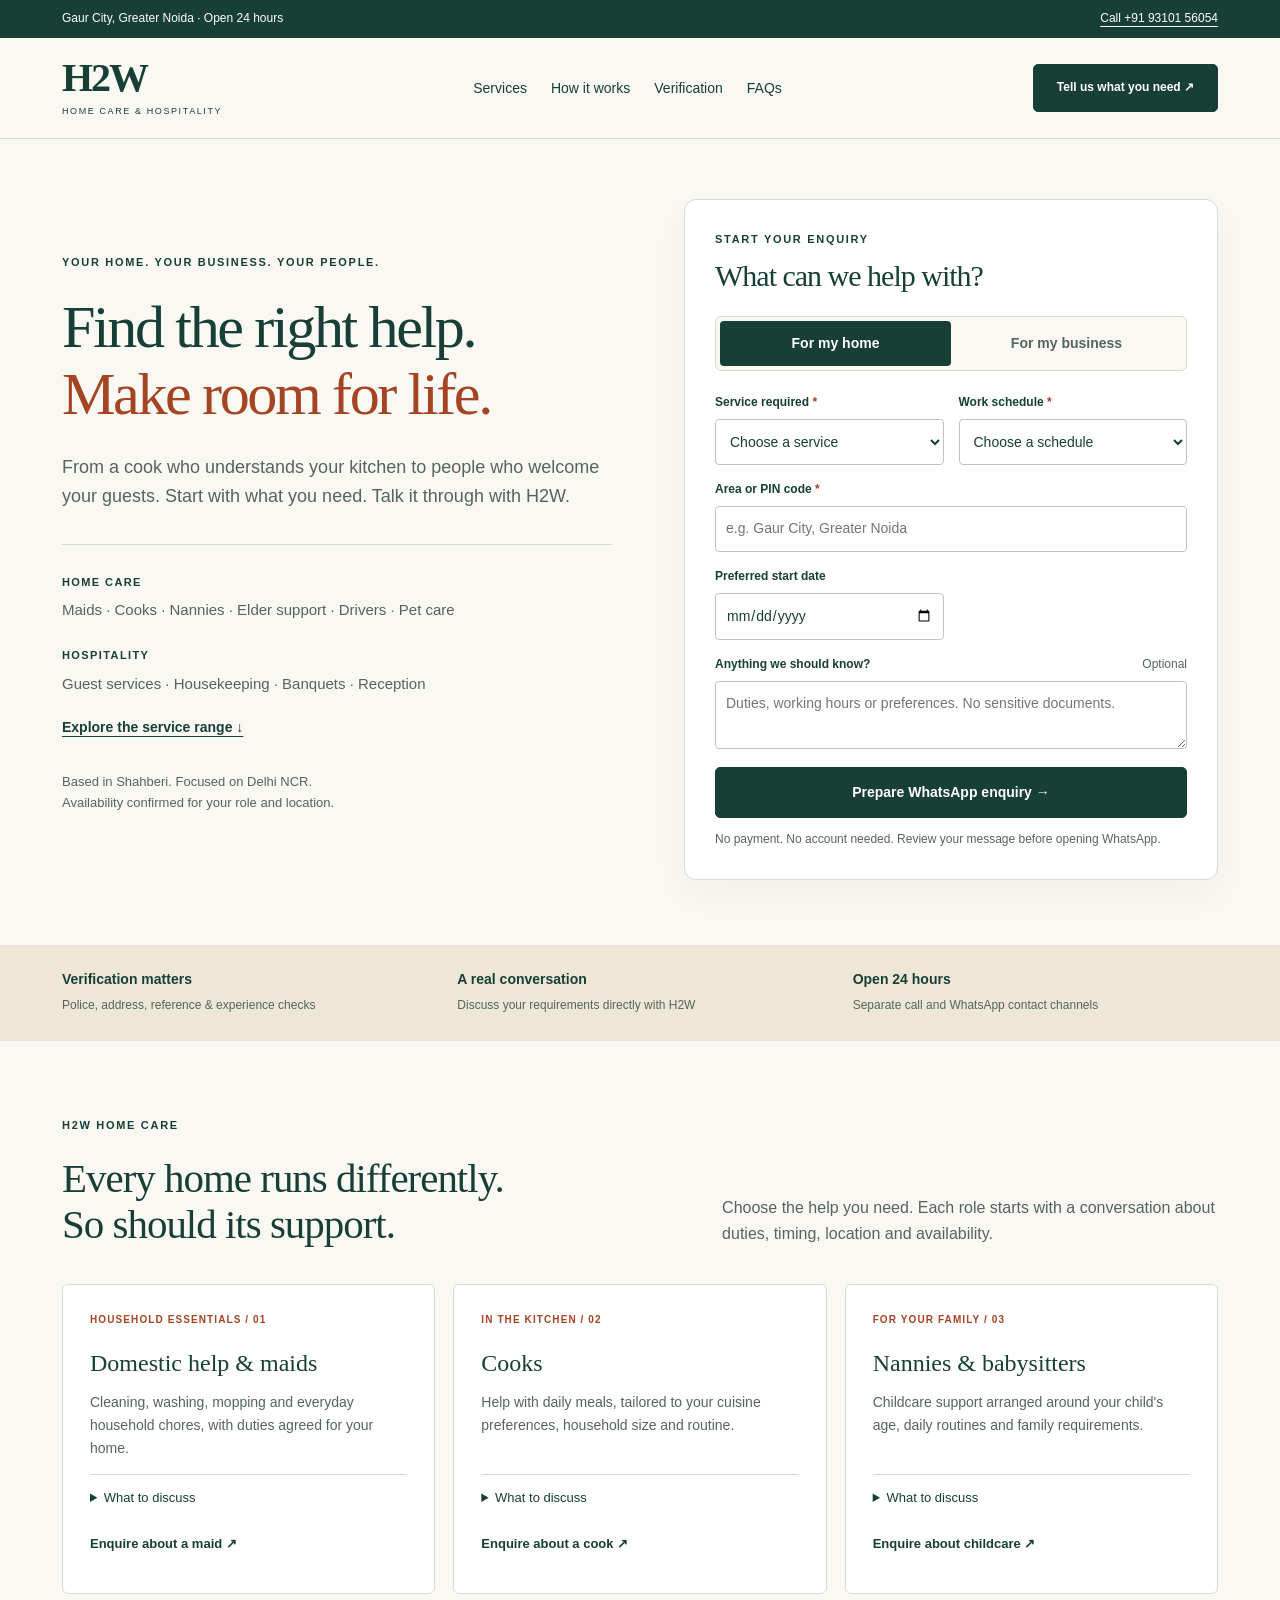
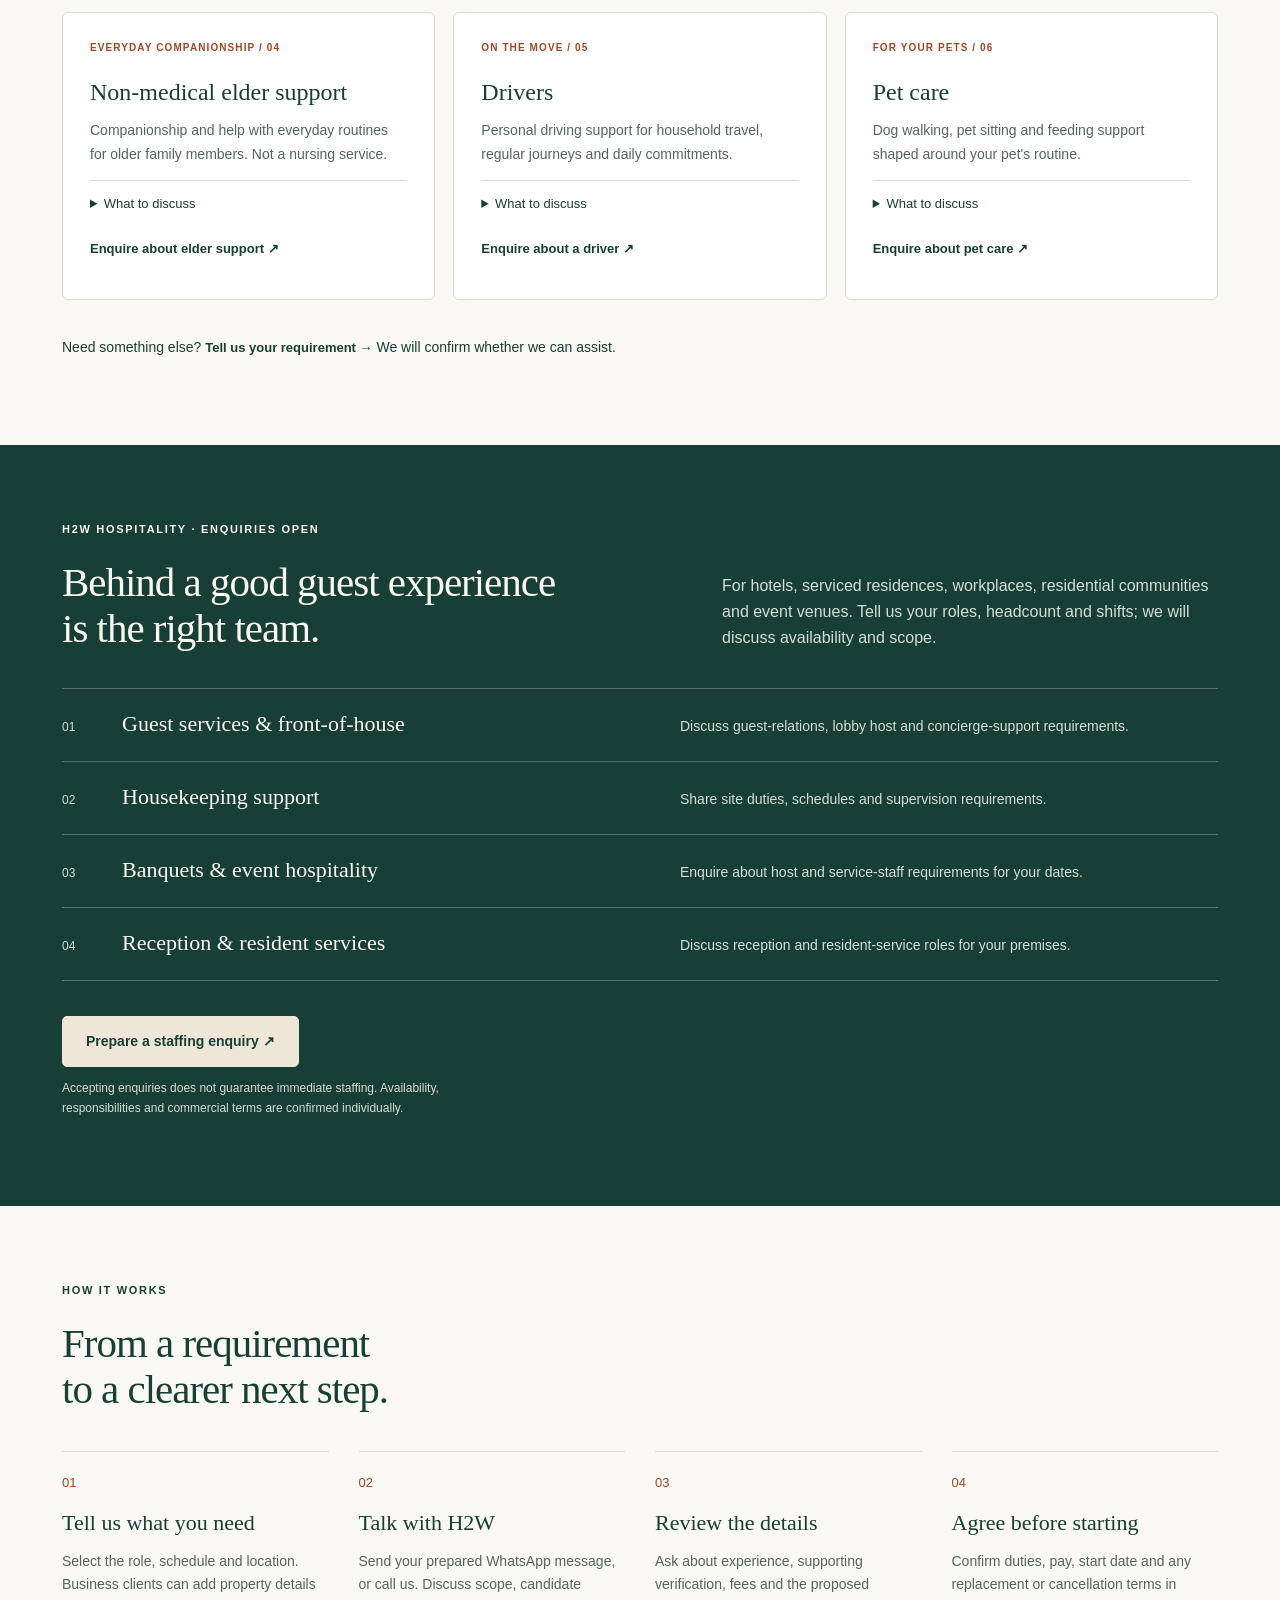
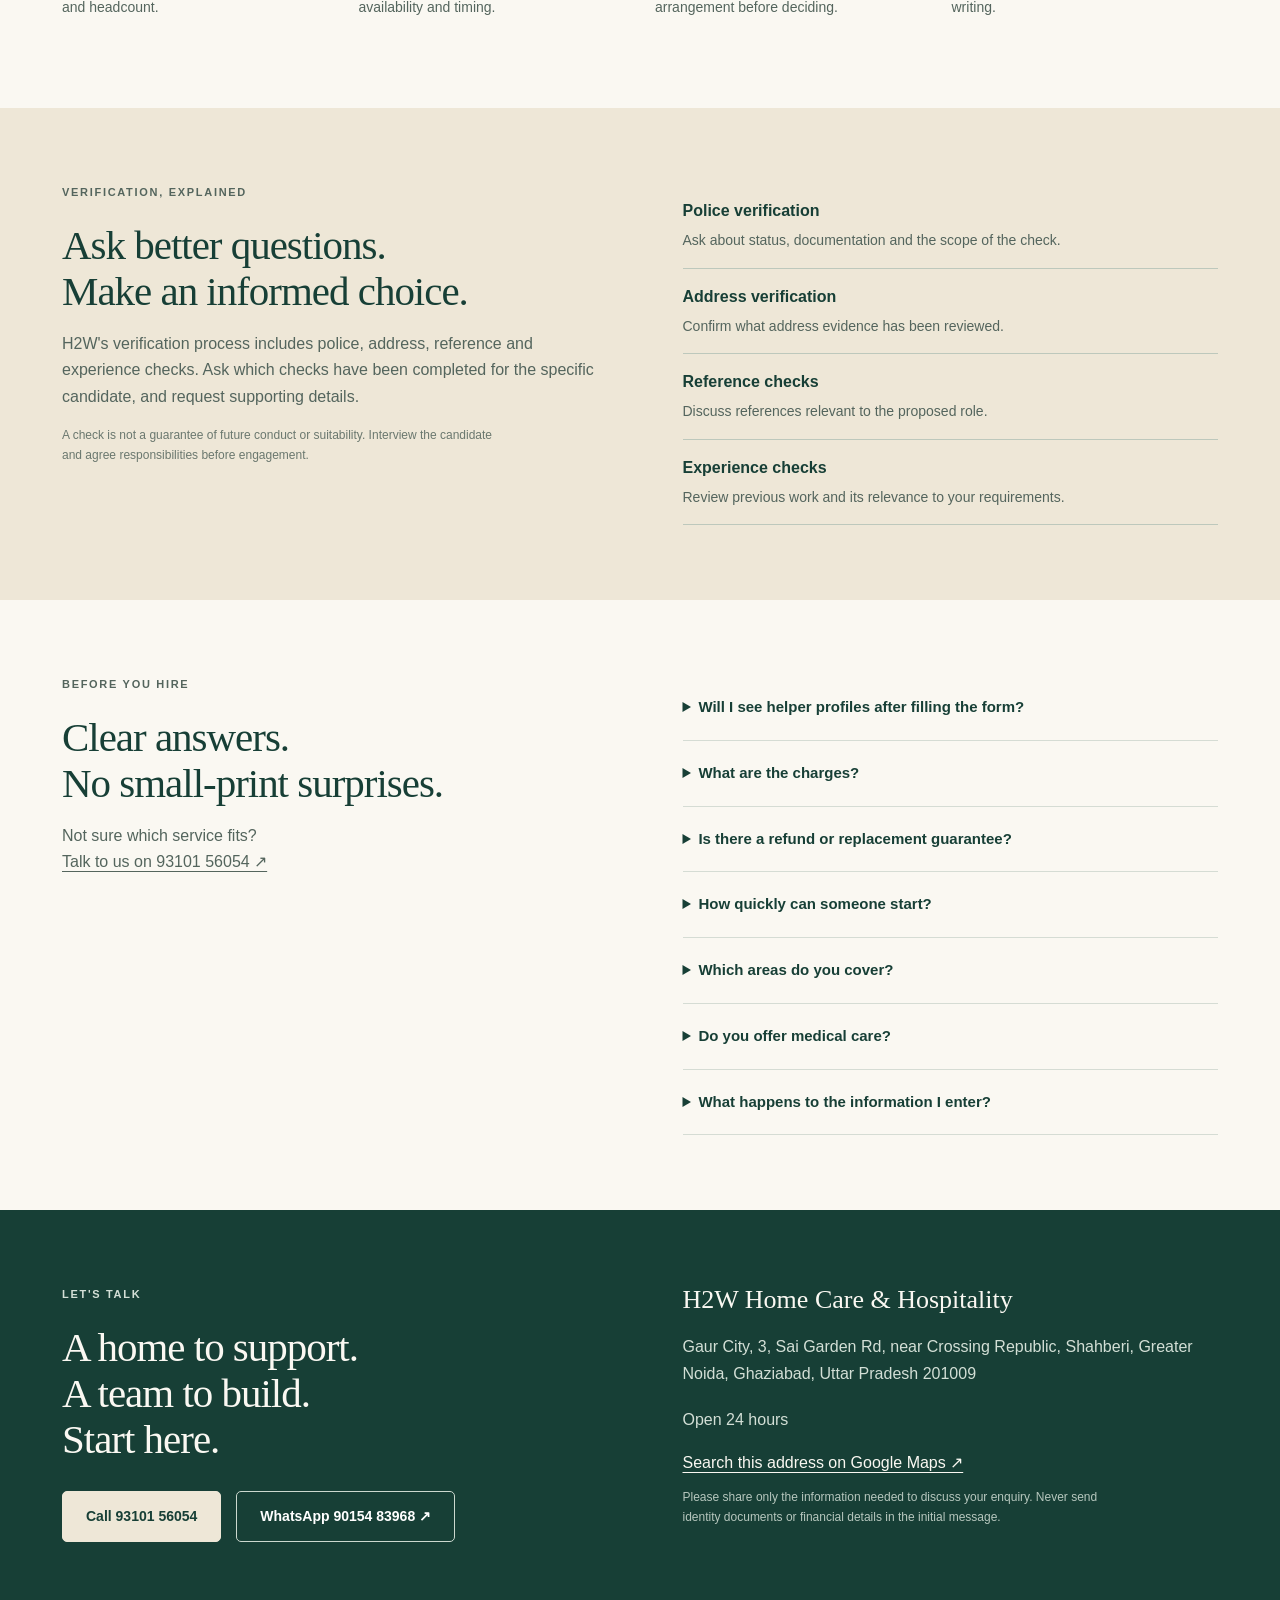
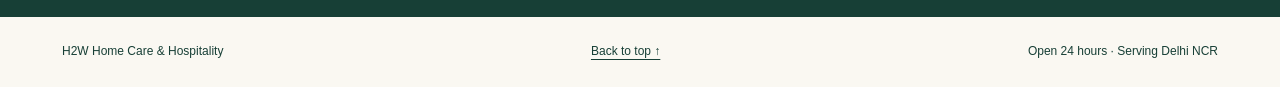
<file: index.html>
<!doctype html>
<html lang="en"><head><meta charset="utf-8"><meta name="viewport" content="width=device-width,initial-scale=1"><title>Maid, Cook & Hospitality Staffing in Delhi NCR | H2W</title>
<meta name="description" content="Find domestic help, cooks, nannies, non-medical elder support and hospitality staff with H2W in Delhi NCR. Based in Greater Noida. Call or WhatsApp to enquire.">
<meta name="google-site-verification" content="LW6KO6RXQ0thDVFkRBj_O25-kMyA1Oprg125x0L6S7g">
<link rel="canonical" href="https://h2w-website.paramservicenow.workers.dev/">
<meta name="robots" content="index, follow, max-image-preview:large">
<meta property="og:type" content="website">
<meta property="og:locale" content="en_IN">
<meta property="og:site_name" content="H2W Home Care & Hospitality">
<meta property="og:title" content="Home Care & Hospitality Staffing in Delhi NCR | H2W">
<meta property="og:description" content="Maids, cooks, nannies, non-medical elder support and hospitality staffing enquiries. Based in Gaur City, Greater Noida. Open 24 hours.">
<meta property="og:url" content="https://h2w-website.paramservicenow.workers.dev/">
<meta name="twitter:card" content="summary">
<meta name="twitter:title" content="H2W Home Care & Hospitality | Delhi NCR">
<meta name="twitter:description" content="Discuss household help and hospitality staffing with H2W. Based in Greater Noida. Open 24 hours.">
<script type="application/ld+json">
{"@context":"https://schema.org","@graph":[{"@type":"LocalBusiness","@id":"https://h2w-website.paramservicenow.workers.dev/#business","name":"H2W Home Care & Hospitality","url":"https://h2w-website.paramservicenow.workers.dev/","telephone":"+91-9310156054","address":{"@type":"PostalAddress","streetAddress":"Gaur City, 3, Sai Garden Rd, near Crossing Republic, Shahberi","addressLocality":"Greater Noida, Ghaziabad","addressRegion":"Uttar Pradesh","postalCode":"201009","addressCountry":"IN"},"areaServed":"Delhi NCR","openingHoursSpecification":[{"@type":"OpeningHoursSpecification","dayOfWeek":["Monday","Tuesday","Wednesday","Thursday","Friday","Saturday","Sunday"],"opens":"00:00","closes":"23:59"}],"contactPoint":{"@type":"ContactPoint","contactType":"WhatsApp enquiries","url":"https://wa.me/919015483968"}},{"@type":"WebSite","@id":"https://h2w-website.paramservicenow.workers.dev/#website","url":"https://h2w-website.paramservicenow.workers.dev/","name":"H2W Home Care & Hospitality","publisher":{"@id":"https://h2w-website.paramservicenow.workers.dev/#business"},"inLanguage":"en-IN"}]}
</script><link rel="stylesheet" href="styles.css"><script src="site.js" defer></script></head>
<body><a class="skip" href="#main">Skip to content</a><div class="utility"><div class="wrap"><span>Gaur City, Greater Noida · Open 24 hours</span><a href="tel:+919310156054">Call +91 93101 56054</a></div></div>
<header><div class="wrap header"><a href="#main" class="brand" aria-label="H2W home">H2W<span>HOME CARE & HOSPITALITY</span></a><nav aria-label="Main navigation"><a href="#services">Services</a><a href="#how">How it works</a><a href="#checks">Verification</a><a href="#faq">FAQs</a></nav><a class="button small" href="#enquiry">Tell us what you need ↗</a></div></header>
<main id="main"><section class="hero wrap"><div class="hero-copy"><p class="eyebrow">YOUR HOME. YOUR BUSINESS. YOUR PEOPLE.</p><h1>Find the right help.<br><em>Make room for life.</em></h1><p class="lead">From a cook who understands your kitchen to people who welcome your guests. Start with what you need. Talk it through with H2W.</p><div class="audience"><span>HOME CARE</span><p>Maids · Cooks · Nannies · Elder support · Drivers · Pet care</p><span>HOSPITALITY</span><p>Guest services · Housekeeping · Banquets · Reception</p></div><a class="text-link" href="#services">Explore the service range ↓</a><p class="local">Based in Shahberi. Focused on Delhi NCR.<br>Availability confirmed for your role and location.</p></div>
<div id="enquiry" class="enquiry"><p class="eyebrow">START YOUR ENQUIRY</p><h2>What can we help with?</h2><div class="switch" role="group" aria-label="Choose enquiry type"><button type="button" data-mode="home" aria-pressed="true">For my home</button><button type="button" data-mode="business" aria-pressed="false">For my business</button></div><form id="brief"><div class="fields"><div><label for="role">Service required <span>*</span></label><select id="role" name="role" required></select></div><div><label for="schedule">Work schedule <span>*</span></label><select id="schedule" name="schedule" required><option value="">Choose a schedule</option><option>Part-time</option><option>Full-time / day shift</option><option>Live-in</option><option>Night shift</option><option>Event / temporary</option><option>To be discussed</option></select></div><div class="full"><label for="location">Area or PIN code <span>*</span></label><input id="location" name="location" required maxlength="120" placeholder="e.g. Gaur City, Greater Noida" autocomplete="address-level2"></div><div class="business-only full" hidden><label for="property">Property / business name <span>*</span></label><input id="property" name="property" maxlength="120" disabled></div><div class="business-only" hidden><label for="headcount">People required <span>*</span></label><input type="number" id="headcount" name="headcount" min="1" max="999" disabled></div><div><label for="start">Preferred start date</label><input type="date" id="start" name="start"></div><div class="full"><label for="notes">Anything we should know? <span class="optional">Optional</span></label><textarea id="notes" name="notes" rows="2" maxlength="500" placeholder="Duties, working hours or preferences. No sensitive documents."></textarea></div></div><button type="submit" class="button submit">Prepare WhatsApp enquiry →</button><p class="form-note">No payment. No account needed. Review your message before opening WhatsApp.</p></form><div id="message-panel" hidden aria-live="polite"><h3>Your enquiry is ready to review</h3><pre id="message"></pre><a id="send" class="button" href="https://wa.me/919015483968" target="_blank" rel="noopener noreferrer">Open WhatsApp to send ↗</a><p class="form-note">Nothing has been sent yet. Press Send in WhatsApp to contact H2W.</p></div><noscript><p>To enquire, call <a href="tel:+919310156054">93101 56054</a> or <a href="https://wa.me/919015483968">message H2W on WhatsApp</a>.</p></noscript></div></section>
<section class="trust-strip" aria-label="H2W essentials"><div class="wrap"><div><b>Verification matters</b><span>Police, address, reference & experience checks</span></div><div><b>A real conversation</b><span>Discuss your requirements directly with H2W</span></div><div><b>Open 24 hours</b><span>Separate call and WhatsApp contact channels</span></div></div></section>
<section id="services" class="wrap section"><div class="section-head"><div><p class="eyebrow">H2W HOME CARE</p><h2>Every home runs differently.<br>So should its support.</h2></div><p>Choose the help you need. Each role starts with a conversation about duties, timing, location and availability.</p></div><div class="service-grid">
<article class="service"><span class="category">HOUSEHOLD ESSENTIALS / 01</span><h3>Domestic help & maids</h3><p>Cleaning, washing, mopping and everyday household chores, with duties agreed for your home.</p><details><summary>What to discuss</summary><p>Home size, rooms, tasks, working days, hours and live-in or live-out preference.</p></details><button data-service="Domestic help / maid">Enquire about a maid ↗</button></article>
<article class="service"><span class="category">IN THE KITCHEN / 02</span><h3>Cooks</h3><p>Help with daily meals, tailored to your cuisine preferences, household size and routine.</p><details><summary>What to discuss</summary><p>Meals per day, people served, cuisine, dietary preferences and kitchen responsibilities.</p></details><button data-service="Cook">Enquire about a cook ↗</button></article>
<article class="service"><span class="category">FOR YOUR FAMILY / 03</span><h3>Nannies & babysitters</h3><p>Childcare support arranged around your child's age, daily routines and family requirements.</p><details><summary>What to discuss</summary><p>Age group, supervision, hours and the experience you need. Do not share a child's identifying details here.</p></details><button data-service="Nanny / babysitter">Enquire about childcare ↗</button></article>
<article class="service"><span class="category">EVERYDAY COMPANIONSHIP / 04</span><h3>Non-medical elder support</h3><p>Companionship and help with everyday routines for older family members. Not a nursing service.</p><details><summary>What to discuss</summary><p>Daily tasks, companionship needs and schedule. Do not submit medical records; this enquiry is not for emergency care.</p></details><button data-service="Non-medical elder support">Enquire about elder support ↗</button></article>
<article class="service"><span class="category">ON THE MOVE / 05</span><h3>Drivers</h3><p>Personal driving support for household travel, regular journeys and daily commitments.</p><details><summary>What to discuss</summary><p>Vehicle type, route, hours and licence requirements. Confirm candidate suitability before engagement.</p></details><button data-service="Driver">Enquire about a driver ↗</button></article>
<article class="service"><span class="category">FOR YOUR PETS / 06</span><h3>Pet care</h3><p>Dog walking, pet sitting and feeding support shaped around your pet's routine.</p><details><summary>What to discuss</summary><p>Type of pet, temperament, tasks and timings. Specialist veterinary treatment is outside this service.</p></details><button data-service="Pet care">Enquire about pet care ↗</button></article>
</div><p class="other">Need something else? <button data-service="Other household requirement">Tell us your requirement →</button> We will confirm whether we can assist.</p></section>
<section id="hospitality" class="hospitality"><div class="wrap section"><div class="section-head"><div><p class="eyebrow">H2W HOSPITALITY · ENQUIRIES OPEN</p><h2>Behind a good guest experience<br>is the right team.</h2></div><p>For hotels, serviced residences, workplaces, residential communities and event venues. Tell us your roles, headcount and shifts; we will discuss availability and scope.</p></div><div class="business-list"><article><span>01</span><h3>Guest services & front-of-house</h3><p>Discuss guest-relations, lobby host and concierge-support requirements.</p></article><article><span>02</span><h3>Housekeeping support</h3><p>Share site duties, schedules and supervision requirements.</p></article><article><span>03</span><h3>Banquets & event hospitality</h3><p>Enquire about host and service-staff requirements for your dates.</p></article><article><span>04</span><h3>Reception & resident services</h3><p>Discuss reception and resident-service roles for your premises.</p></article></div><button class="button cream" id="business-cta">Prepare a staffing enquiry ↗</button><p class="fine">Accepting enquiries does not guarantee immediate staffing. Availability, responsibilities and commercial terms are confirmed individually.</p></div></section>
<section id="how" class="wrap section"><p class="eyebrow">HOW IT WORKS</p><h2>From a requirement<br>to a clearer next step.</h2><div class="steps"><article><span>01</span><h3>Tell us what you need</h3><p>Select the role, schedule and location. Business clients can add property details and headcount.</p></article><article><span>02</span><h3>Talk with H2W</h3><p>Send your prepared WhatsApp message, or call us. Discuss scope, candidate availability and timing.</p></article><article><span>03</span><h3>Review the details</h3><p>Ask about experience, supporting verification, fees and the proposed arrangement before deciding.</p></article><article><span>04</span><h3>Agree before starting</h3><p>Confirm duties, pay, start date and any replacement or cancellation terms in writing.</p></article></div></section>
<section id="checks" class="checks"><div class="wrap section split"><div><p class="eyebrow">VERIFICATION, EXPLAINED</p><h2>Ask better questions.<br>Make an informed choice.</h2><p>H2W's verification process includes police, address, reference and experience checks. Ask which checks have been completed for the specific candidate, and request supporting details.</p><p class="fine">A check is not a guarantee of future conduct or suitability. Interview the candidate and agree responsibilities before engagement.</p></div><dl><div><dt>Police verification</dt><dd>Ask about status, documentation and the scope of the check.</dd></div><div><dt>Address verification</dt><dd>Confirm what address evidence has been reviewed.</dd></div><div><dt>Reference checks</dt><dd>Discuss references relevant to the proposed role.</dd></div><div><dt>Experience checks</dt><dd>Review previous work and its relevance to your requirements.</dd></div></dl></div></section>
<section id="faq" class="wrap section split"><div><p class="eyebrow">BEFORE YOU HIRE</p><h2>Clear answers.<br>No small-print surprises.</h2><p>Not sure which service fits?<br><a href="tel:+919310156054">Talk to us on 93101 56054 ↗</a></p></div><div class="faqs"><details><summary>Will I see helper profiles after filling the form?</summary><p>No. This is an assisted-enquiry website, not a live profile directory. The form prepares a message for H2W to discuss your requirements and availability.</p></details><details><summary>What are the charges?</summary><p>Charges depend on the role and arrangement. Ask for an itemised quote covering any agency fee, worker pay and applicable extras. No payment is collected on this website.</p></details><details><summary>Is there a refund or replacement guarantee?</summary><p>No blanket refund or replacement guarantee is advertised here. Ask H2W to clarify any applicable conditions and charges in writing before paying or engaging a worker.</p></details><details><summary>How quickly can someone start?</summary><p>Start dates depend on suitable candidates, role, schedule and location. Open 24 hours refers to business hours, not a guaranteed immediate response or placement.</p></details><details><summary>Which areas do you cover?</summary><p>H2W is based in Gaur City, Shahberi, Greater Noida, with a Delhi NCR service focus. Share your area or PIN code so availability can be confirmed.</p></details><details><summary>Do you offer medical care?</summary><p>The elder-support service listed here is non-medical. Nursing, medical procedures and emergency response are not offered through this page. Contact a qualified healthcare provider for medical needs.</p></details><details><summary>What happens to the information I enter?</summary><p>This page prepares the message in your browser. It does not submit the form to an H2W database. If you choose to open WhatsApp, the message is passed to WhatsApp; press Send there to share it with H2W. Avoid identity documents, bank details and health records.</p></details></div></section>
<section id="contact" class="contact"><div class="wrap section split"><div><p class="eyebrow">LET'S TALK</p><h2>A home to support.<br>A team to build.<br>Start here.</h2><div class="contact-actions"><a class="button cream" href="tel:+919310156054">Call 93101 56054</a><a class="button outline" href="https://wa.me/919015483968" target="_blank" rel="noopener noreferrer">WhatsApp 90154 83968 ↗</a></div></div><div><h3>H2W Home Care & Hospitality</h3><address>Gaur City, 3, Sai Garden Rd, near Crossing Republic, Shahberi, Greater Noida, Ghaziabad, Uttar Pradesh 201009</address><p>Open 24 hours</p><a href="https://www.google.com/maps/search/?api=1&query=Gaur%20City%203%20Sai%20Garden%20Rd%20Shahberi%20Greater%20Noida%20201009" target="_blank" rel="noopener noreferrer">Search this address on Google Maps ↗</a><p class="fine">Please share only the information needed to discuss your enquiry. Never send identity documents or financial details in the initial message.</p></div></div></section></main>
<footer class="wrap"><span>H2W Home Care & Hospitality</span><a href="#main">Back to top ↑</a><span>Open 24 hours · Serving Delhi NCR</span></footer><div class="mobile-bar"><a href="tel:+919310156054">Call H2W</a><a href="#enquiry">Start an enquiry ↗</a></div></body></html>
</file>
<file: styles.css>
:root{--ink:#173f36;--muted:#54655d;--paper:#faf8f2;--line:#d5dcd4;--sand:#eee7d7;--accent:#a44423}*{box-sizing:border-box}html{scroll-padding-top:25px;scroll-behavior:smooth}body{margin:0;font:16px/1.65 'Segoe UI',Arial,sans-serif;color:var(--ink);background:var(--paper)}[hidden]{display:none!important}a{color:inherit;text-underline-offset:4px}button,input,select,textarea{font:inherit}button,a,input,select,textarea,summary{touch-action:manipulation}button,a{ -webkit-tap-highlight-color:transparent}button{cursor:pointer}button:focus-visible,a:focus-visible,input:focus-visible,select:focus-visible,textarea:focus-visible,summary:focus-visible{outline:3px solid #b55e33;outline-offset:4px}.wrap{max-width:1220px;margin:auto;padding-left:32px;padding-right:32px}.review{font-size:12px;background:var(--sand);text-align:center;padding:7px 18px}.utility{background:var(--ink);color:white;font-size:12px}.utility .wrap{display:flex;justify-content:space-between;gap:20px;padding-top:9px;padding-bottom:9px}header{border-bottom:1px solid var(--line)}.header{display:flex;align-items:center;justify-content:space-between;gap:24px;padding-top:20px;padding-bottom:20px}.brand{font:bold 40px/1 Georgia,serif;letter-spacing:-2px;text-decoration:none}.brand span{display:block;font:9px/1.5 'Segoe UI',sans-serif;letter-spacing:1.6px;margin-top:7px}nav{display:flex;gap:24px}nav a{display:inline-flex;align-items:center;min-height:44px;text-decoration:none;font-size:14px}.button{display:inline-flex;align-items:center;justify-content:center;min-height:48px;padding:13px 23px;border:1px solid var(--ink);background:var(--ink);color:white;font-weight:600;font-size:14px;text-decoration:none;border-radius:5px}.button:hover{background:#286050}.small{font-size:12px}.hero{display:grid;grid-template-columns:1.03fr 1fr;gap:72px;padding-top:60px;padding-bottom:65px;align-items:center}.eyebrow,.category{font-size:11px;letter-spacing:1.7px;font-weight:700;margin:0 0 22px}h1,h2,h3{line-height:1.12;margin:0;font-family:Georgia,'Times New Roman',serif;font-weight:400}h1{font-size:clamp(44px,4.7vw,67px);letter-spacing:-2.4px}h1 em{color:var(--accent);font-style:normal}h2{font-size:clamp(30px,3.2vw,43px);letter-spacing:-1px}h3{font-size:24px}.lead{font-size:18px;color:var(--muted);margin:25px 0 32px}.audience{border-top:1px solid var(--line);padding-top:23px}.audience span{font-size:11px;font-weight:700;letter-spacing:1.4px}.audience p{margin:4px 0 18px;color:var(--muted);font-size:15px}.text-link{font-size:14px;font-weight:600}.local{margin-top:30px;color:var(--muted);font-size:13px}.enquiry{background:white;padding:30px;border:1px solid var(--line);box-shadow:0 14px 36px #173f360a;border-radius:12px;scroll-margin-top:15px}.enquiry h2{font:30px/1.2 Georgia,serif}.enquiry .eyebrow{margin-bottom:10px}.switch{display:flex;background:var(--paper);padding:4px;border:1px solid var(--line);border-radius:6px;margin:22px 0}.switch button{flex:1;border:0;background:transparent;font-size:14px;font-weight:600;min-height:45px;border-radius:4px;color:var(--muted)}.switch button[aria-pressed=true]{color:white;background:var(--ink)}.fields{display:grid;grid-template-columns:1fr 1fr;gap:15px}.fields>div{min-width:0}.full{grid-column:1/-1}label{display:block;font-size:12px;font-weight:600;margin-bottom:6px}label span{color:var(--accent)}label .optional{font-weight:400;color:var(--muted);float:right}input,select,textarea{display:block;width:100%;min-width:0;min-height:46px;border:1px solid #bbc7bd;border-radius:4px;padding:10px;background:white;color:var(--ink);font-size:14px}textarea{resize:vertical}.submit{width:100%;margin-top:18px}.form-note{font-size:12px;color:var(--muted);line-height:1.6;margin-bottom:0}#message-panel{border-top:1px solid var(--line);margin-top:22px;padding-top:22px}#message-panel h3{font-size:21px}pre{white-space:pre-wrap;overflow-wrap:anywhere;background:var(--paper);padding:14px;font:13px/1.6 'Segoe UI',sans-serif}.trust-strip{background:var(--sand)}.trust-strip .wrap{display:grid;grid-template-columns:1fr 1fr 1fr;gap:30px;padding-top:23px;padding-bottom:23px}.trust-strip b{display:block;font-size:14px}.trust-strip span{font-size:12px;color:var(--muted)}.section{padding-top:75px;padding-bottom:75px}.section-head{display:grid;grid-template-columns:1.2fr 1fr;gap:65px;align-items:end;margin-bottom:36px}.section-head p:not(.eyebrow){color:var(--muted);font-size:16px;margin:0}.service-grid{display:grid;grid-template-columns:repeat(3,1fr);gap:18px}.service{padding:27px;background:white;border:1px solid var(--line);border-radius:6px;display:flex;flex-direction:column}.category{color:var(--accent);font-size:10px;letter-spacing:1.1px}.service p{font-size:14px;color:var(--muted)}.service details{font-size:13px;border-top:1px solid var(--line);margin-top:auto}.service summary{cursor:pointer;padding:12px 0;min-height:44px}.service button,.other button{border:0;background:none;color:var(--ink);padding:12px 0;min-height:44px;text-align:left;font-size:13px;font-weight:700}.service button:hover,.other button:hover{text-decoration:underline}.other{font-size:14px;margin:25px 0 0}.hospitality,.contact{background:var(--ink);color:var(--paper)}.hospitality .section-head p:not(.eyebrow){color:#d3dfd6}.business-list{border-top:1px solid #577165;margin:35px 0}.business-list article{display:grid;grid-template-columns:40px 1fr 1fr;gap:20px;padding:23px 0;border-bottom:1px solid #577165;align-items:baseline}.business-list span{font-size:12px;color:#d3dfd6}.business-list h3{font-size:22px}.business-list p{font-size:14px;margin:0;color:#d3dfd6}.cream{background:var(--sand);color:var(--ink);border-color:var(--sand)}.cream:hover{background:white}.fine{font-size:12px;opacity:.85;max-width:65ch}.steps{display:grid;grid-template-columns:repeat(4,1fr);gap:30px;margin-top:38px}.steps article{border-top:1px solid var(--line);padding-top:20px}.steps span{display:block;color:var(--accent);font-size:13px;margin-bottom:18px}.steps h3{font-size:22px}.steps p{font-size:14px;color:var(--muted)}.checks{background:var(--sand)}.split{display:grid;grid-template-columns:1fr 1fr;gap:85px}.split p{color:var(--muted)}dl{margin:0}dl div{padding:15px 0;border-bottom:1px solid #bdc8bc}dt{font-size:16px;font-weight:600}dd{margin:5px 0 0;font-size:14px;color:var(--muted)}.faqs details{border-bottom:1px solid var(--line);padding:8px 0}.faqs summary{padding:12px 0;min-height:48px;cursor:pointer;font-size:15px;font-weight:600}.faqs p{font-size:14px}.contact .split p{color:#d3dfd6}.contact-actions{display:flex;gap:15px;flex-wrap:wrap;margin-top:28px}.outline{background:transparent;border-color:#ccd8cf}.contact address{font-style:normal;margin:20px 0;color:#d3dfd6}.contact h3{font-size:26px}footer{display:flex;flex-wrap:wrap;justify-content:space-between;gap:20px;font-size:12px;padding-top:25px;padding-bottom:25px}.mobile-bar{display:none}.skip{position:absolute;top:-100px;left:10px;background:white;padding:15px;z-index:20}.skip:focus{top:10px}@media(max-width:1000px){.hero{gap:30px}.header{gap:20px}nav{gap:14px}.header>.button{display:none}.service-grid{grid-template-columns:repeat(2,1fr)}.split{gap:40px}.steps{grid-template-columns:repeat(2,1fr)}}@media(max-width:700px){body{padding-bottom:64px}.wrap{padding-left:20px;padding-right:20px}.utility .wrap{font-size:10px;gap:10px}.header{align-items:center}.brand{font-size:34px}nav{gap:8px 14px;flex-wrap:wrap;justify-content:flex-end;max-width:180px}nav a{font-size:12px;min-height:36px}.hero{grid-template-columns:1fr;padding-top:35px;padding-bottom:35px;gap:28px}h1{letter-spacing:-1.5px}.lead{font-size:16px}.hero-copy .local{margin-bottom:0}.enquiry{padding:22px}.trust-strip .wrap{grid-template-columns:1fr;gap:16px}.section{padding-top:48px;padding-bottom:48px}.section-head,.split{grid-template-columns:1fr;gap:25px}.service-grid{grid-template-columns:1fr}.service{padding:24px}.business-list article{grid-template-columns:25px 1fr;gap:12px}.business-list p{grid-column:2}.steps{gap:20px}.steps h3{font-size:20px}.steps p{font-size:13px}.mobile-bar{position:fixed;bottom:0;left:0;right:0;background:white;display:flex;border-top:1px solid var(--line);z-index:10;padding:8px 12px calc(8px + env(safe-area-inset-bottom));gap:10px}.mobile-bar a{flex:1;text-align:center;min-height:44px;padding:10px;font-size:13px;font-weight:600;text-decoration:none;border:1px solid var(--ink);border-radius:4px}.mobile-bar a:last-child{background:var(--ink);color:white}footer{font-size:11px}.contact-actions{flex-direction:column}.fields{gap:12px;grid-template-columns:1fr}.enquiry h2{font-size:27px}input,select,textarea{font-size:16px}}@media(prefers-reduced-motion:reduce){html{scroll-behavior:auto}}
</file>
